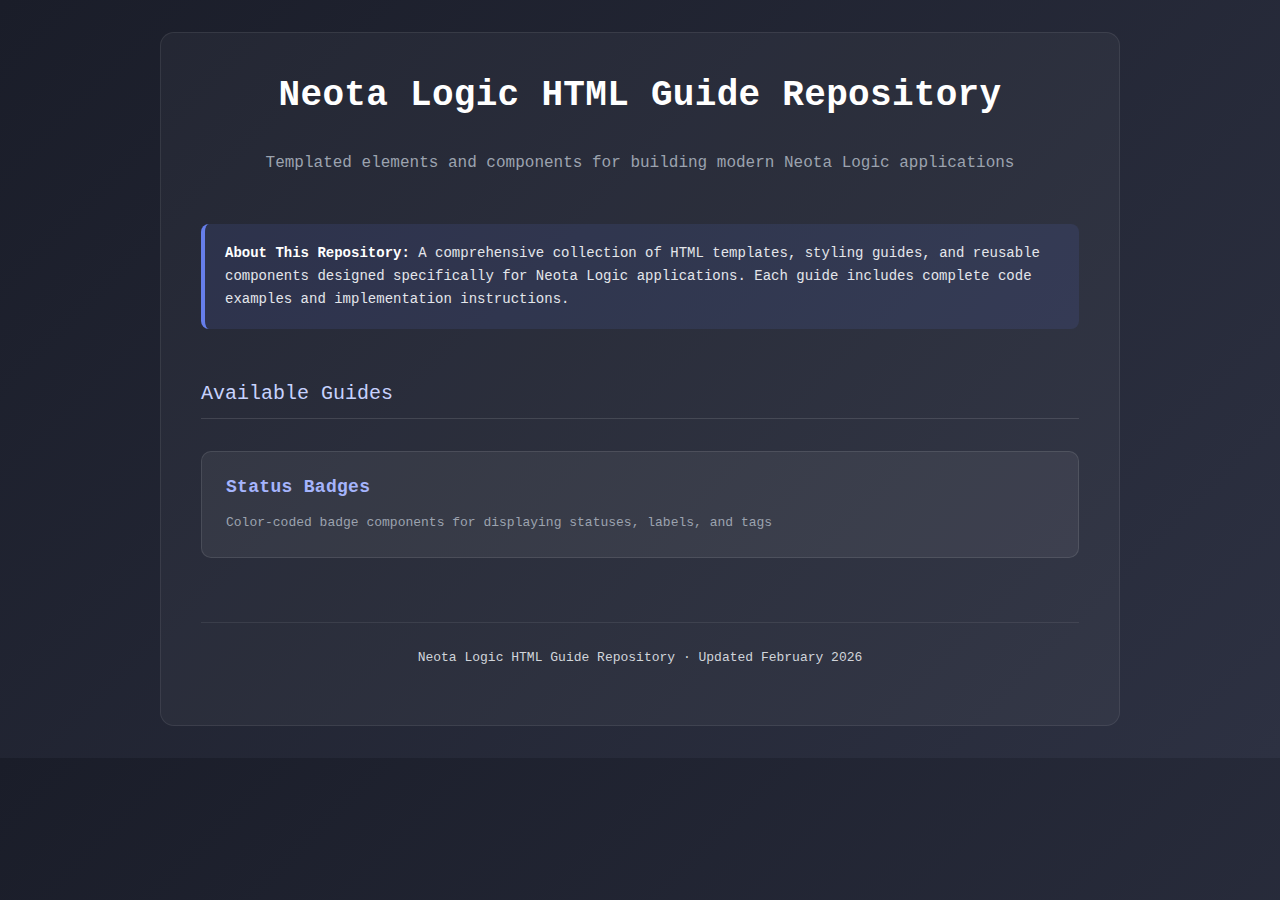
<file: index.html>
<!DOCTYPE html>
<html lang="en">
<head>
  <meta charset="UTF-8">
  <meta name="viewport" content="width=device-width, initial-scale=1.0">
  <title>Neota Logic HTML Guide Repository</title>
  <link rel="stylesheet" href="ahnaf_styling.css">
  <style>
    /* Additional styles for landing page */
    .hero {
      text-align: center;
      margin-bottom: 48px;
    }

    .hero h1 {
      border: none;
      margin-bottom: 16px;
      font-size: 36px;
    }

    .subtitle {
      color: #9ca3af;
      font-size: 16px;
      margin-top: 12px;
    }

    .guide-grid {
      display: grid;
      grid-template-columns: repeat(auto-fit, minmax(280px, 1fr));
      gap: 20px;
      margin: 32px 0;
    }

    .guide-card {
      background: rgba(255, 255, 255, 0.06);
      border: 1px solid rgba(255, 255, 255, 0.1);
      border-radius: 10px;
      padding: 24px;
      transition: all 0.3s ease;
      cursor: pointer;
    }

    .guide-card:hover {
      background: rgba(255, 255, 255, 0.09);
      border-color: rgba(102, 126, 234, 0.6);
      transform: translateY(-4px);
      box-shadow: 0 8px 24px rgba(0, 0, 0, 0.4);
    }

    .guide-card h3 {
      margin-top: 0;
      margin-bottom: 12px;
      color: #a5b4fc;
      font-size: 18px;
    }

    .guide-card p {
      margin-bottom: 0;
      font-size: 13px;
      color: #9ca3af;
    }

    .guide-card a {
      display: block;
      color: inherit;
      text-decoration: none;
    }

    .guide-card a:hover {
      text-decoration: none;
    }

    .category-section {
      margin-top: 48px;
    }

    .category-title {
      font-size: 20px;
      color: #c7d2fe;
      margin-bottom: 20px;
      padding-bottom: 8px;
      border-bottom: 1px solid rgba(255, 255, 255, 0.12);
    }

    .footer {
      margin-top: 64px;
      text-align: center;
      color: #6b7280;
      font-size: 13px;
      padding-top: 24px;
      border-top: 1px solid rgba(255, 255, 255, 0.08);
    }
  </style>
</head>
<body>
  <div class="container">
    <div class="hero">
      <h1>Neota Logic HTML Guide Repository</h1>
      <p class="subtitle">Templated elements and components for building modern Neota Logic applications</p>
    </div>

    <div class="info-box">
      <strong>About This Repository:</strong> A comprehensive collection of HTML templates, styling guides, and reusable components designed specifically for Neota Logic applications. Each guide includes complete code examples and implementation instructions.
    </div>

    <div class="category-section">
      <div class="category-title">Available Guides</div>
      <div class="guide-grid">
        <div class="guide-card">
          <a href="guides/status-badges.html">
            <h3>Status Badges</h3>
            <p>Color-coded badge components for displaying statuses, labels, and tags</p>
          </a>
        </div>
      </div>
    </div>

    <div class="footer">
      <p>Neota Logic HTML Guide Repository &middot; Updated February 2026</p>
    </div>
  </div>
</body>
</html>
</file>
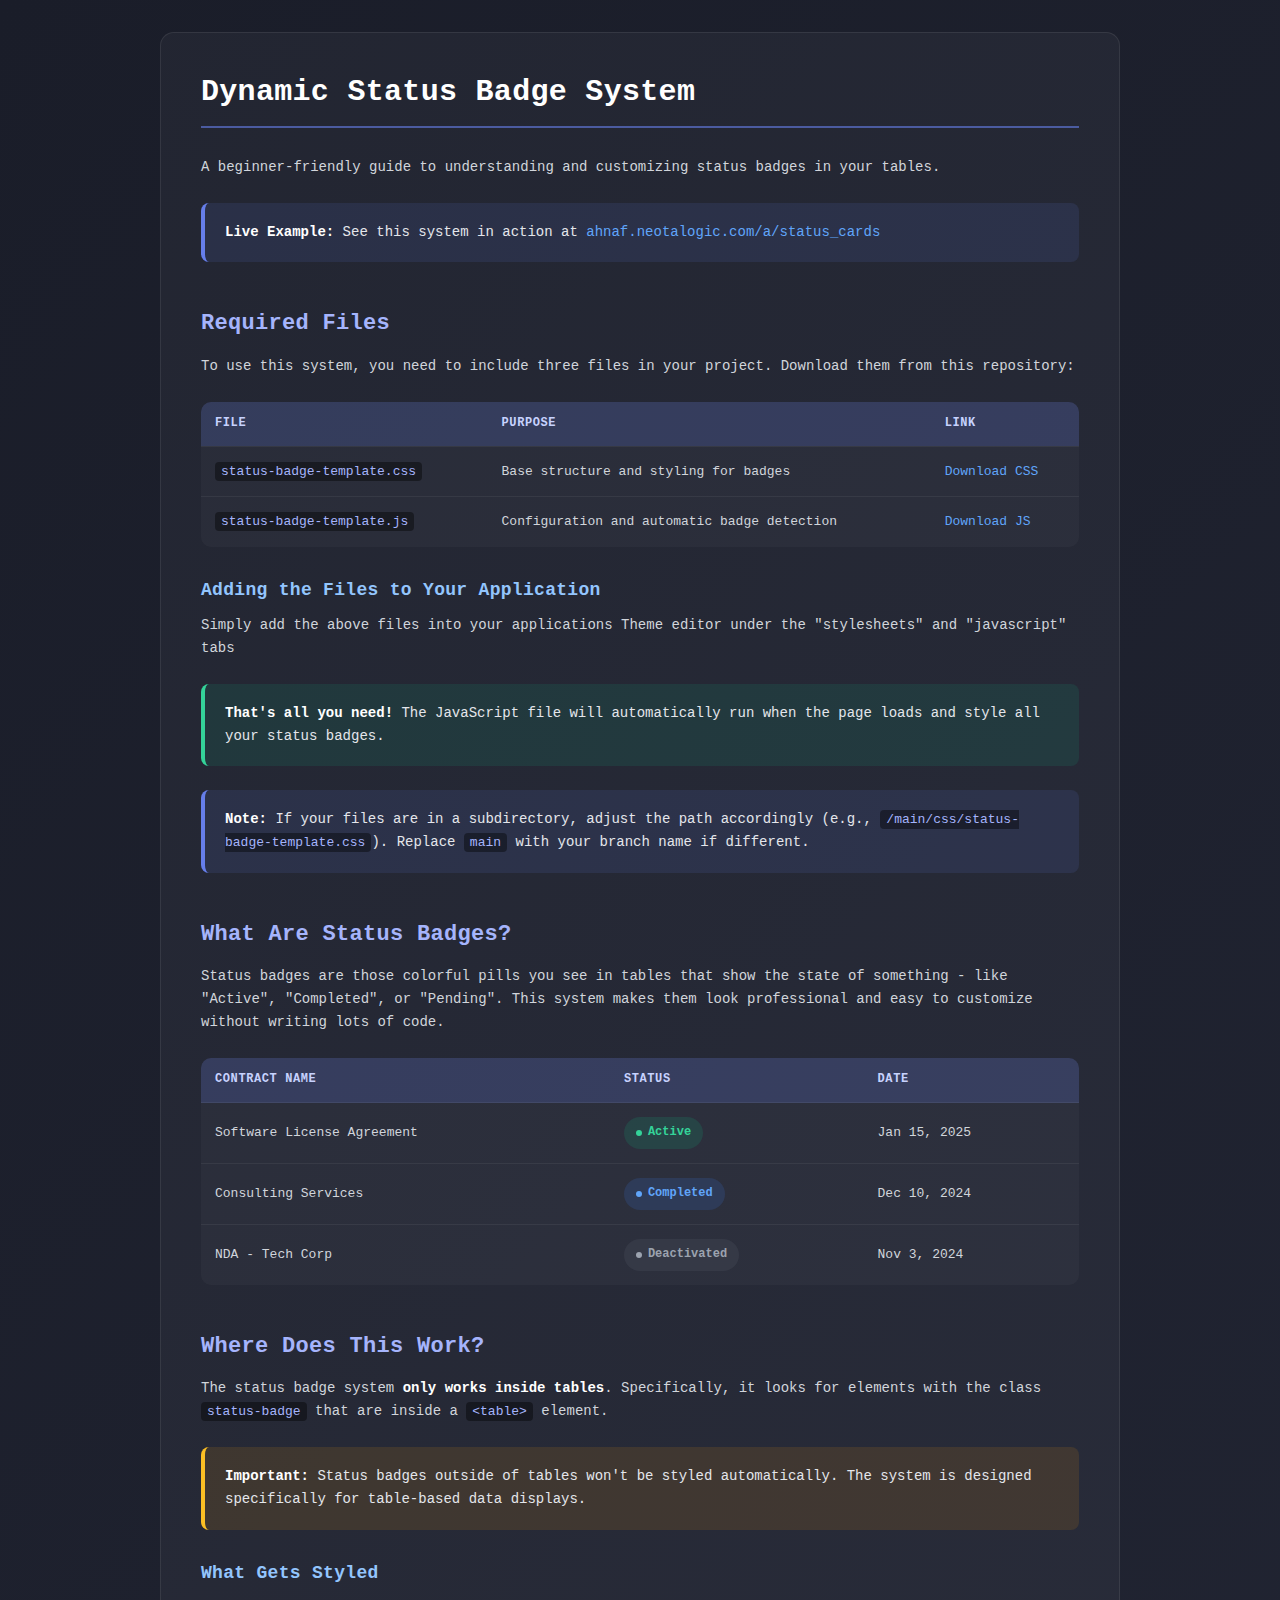
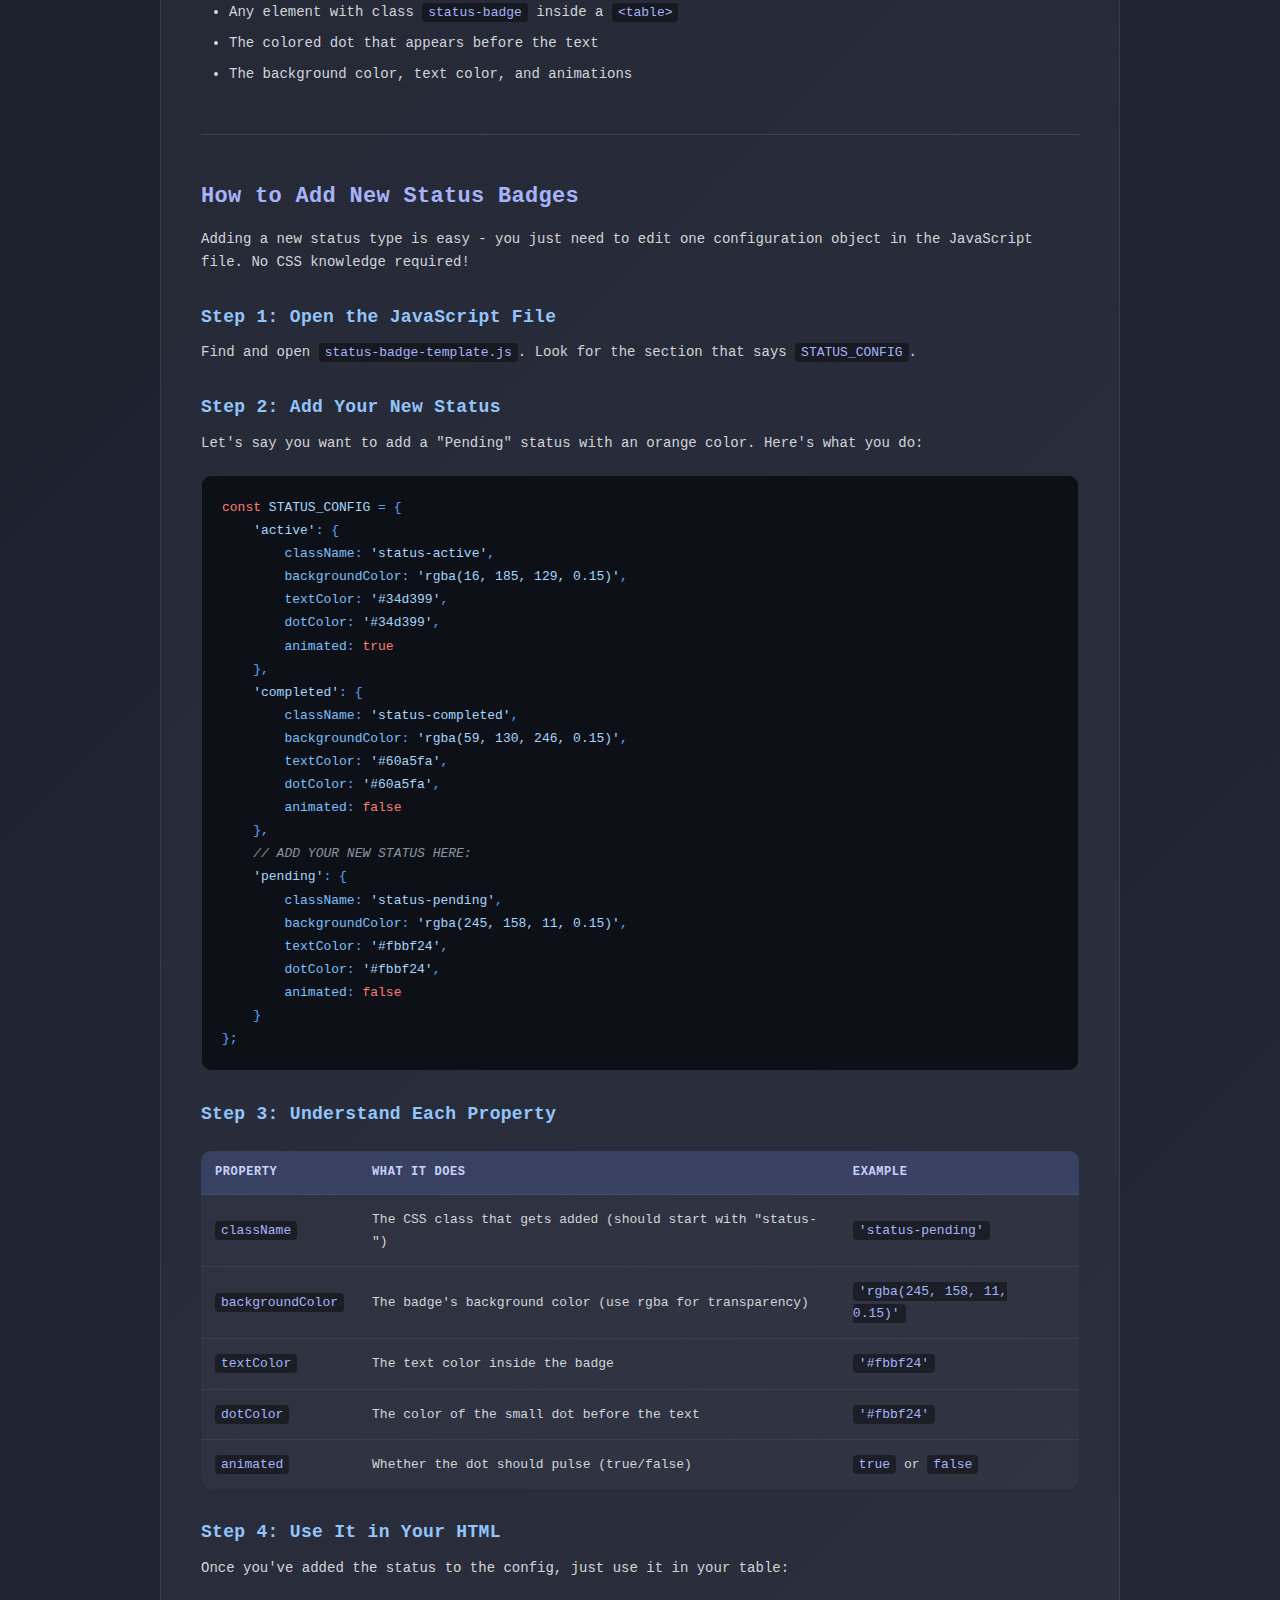
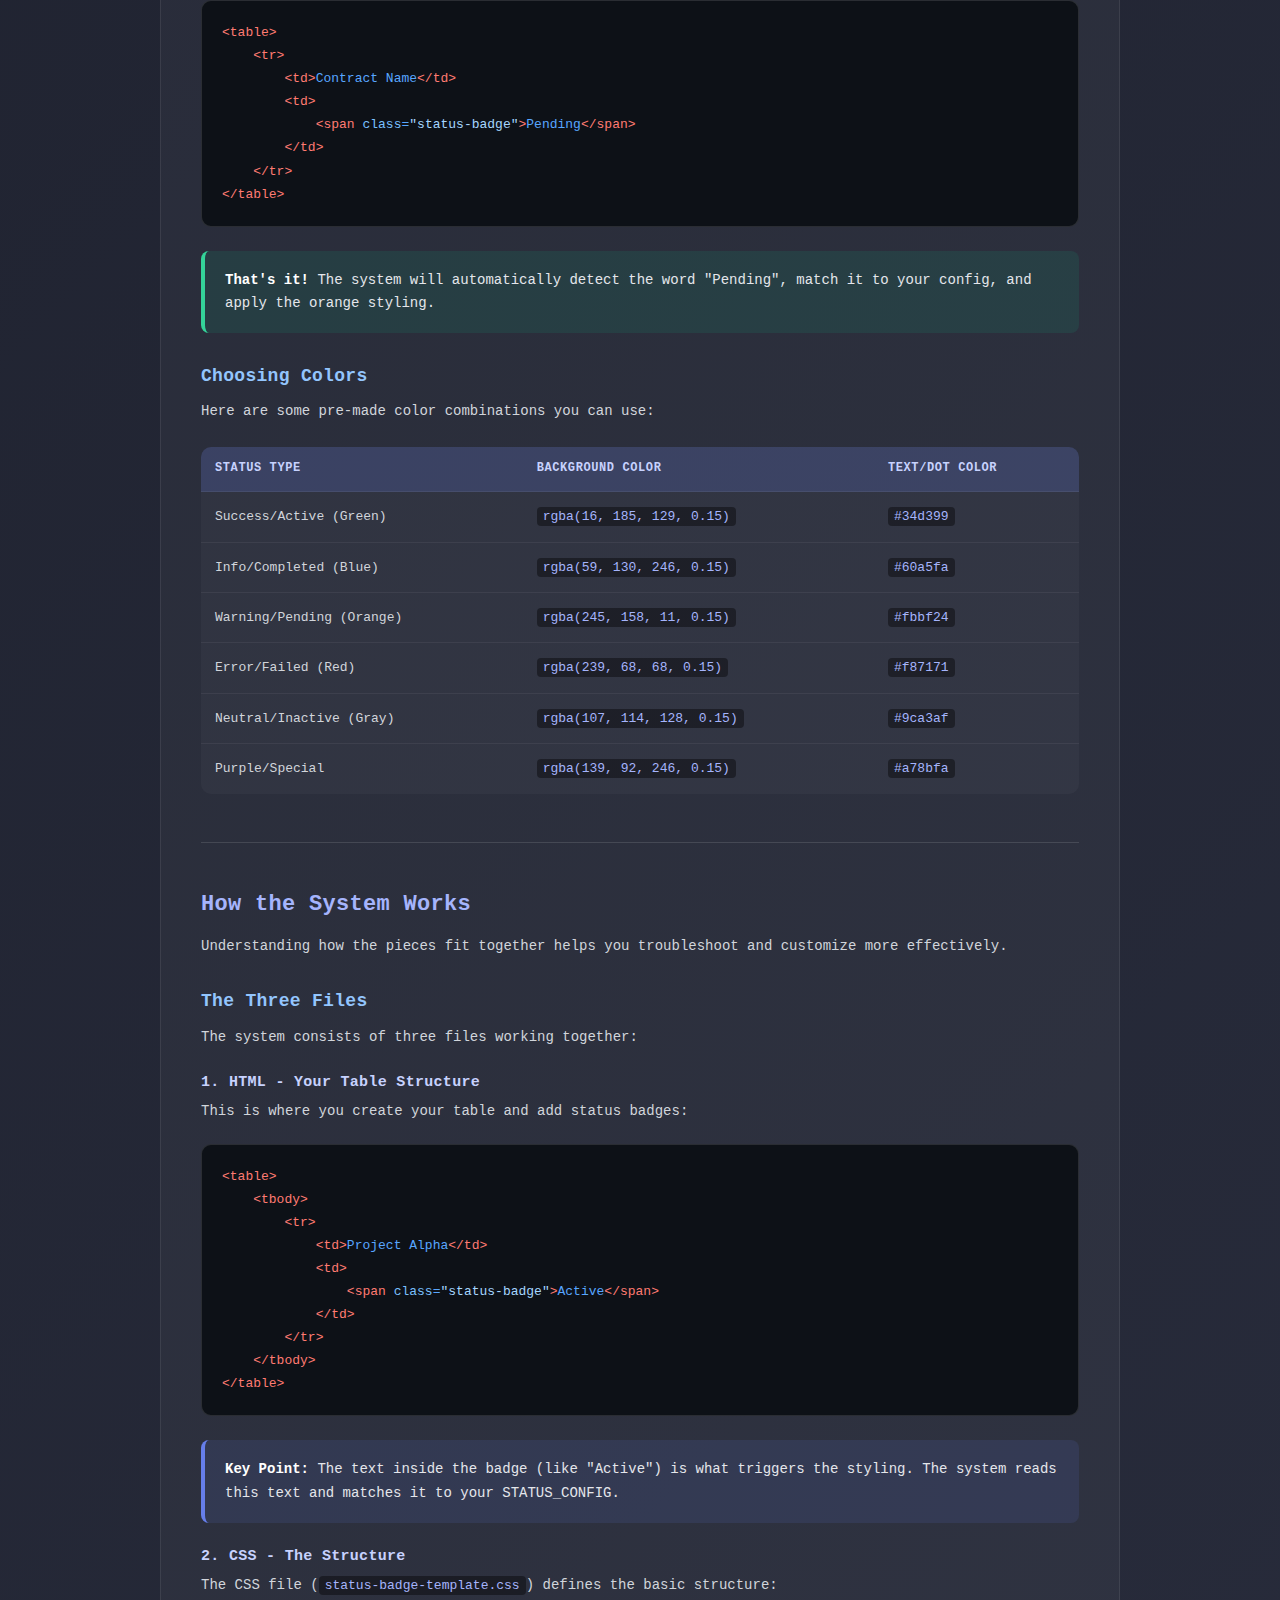
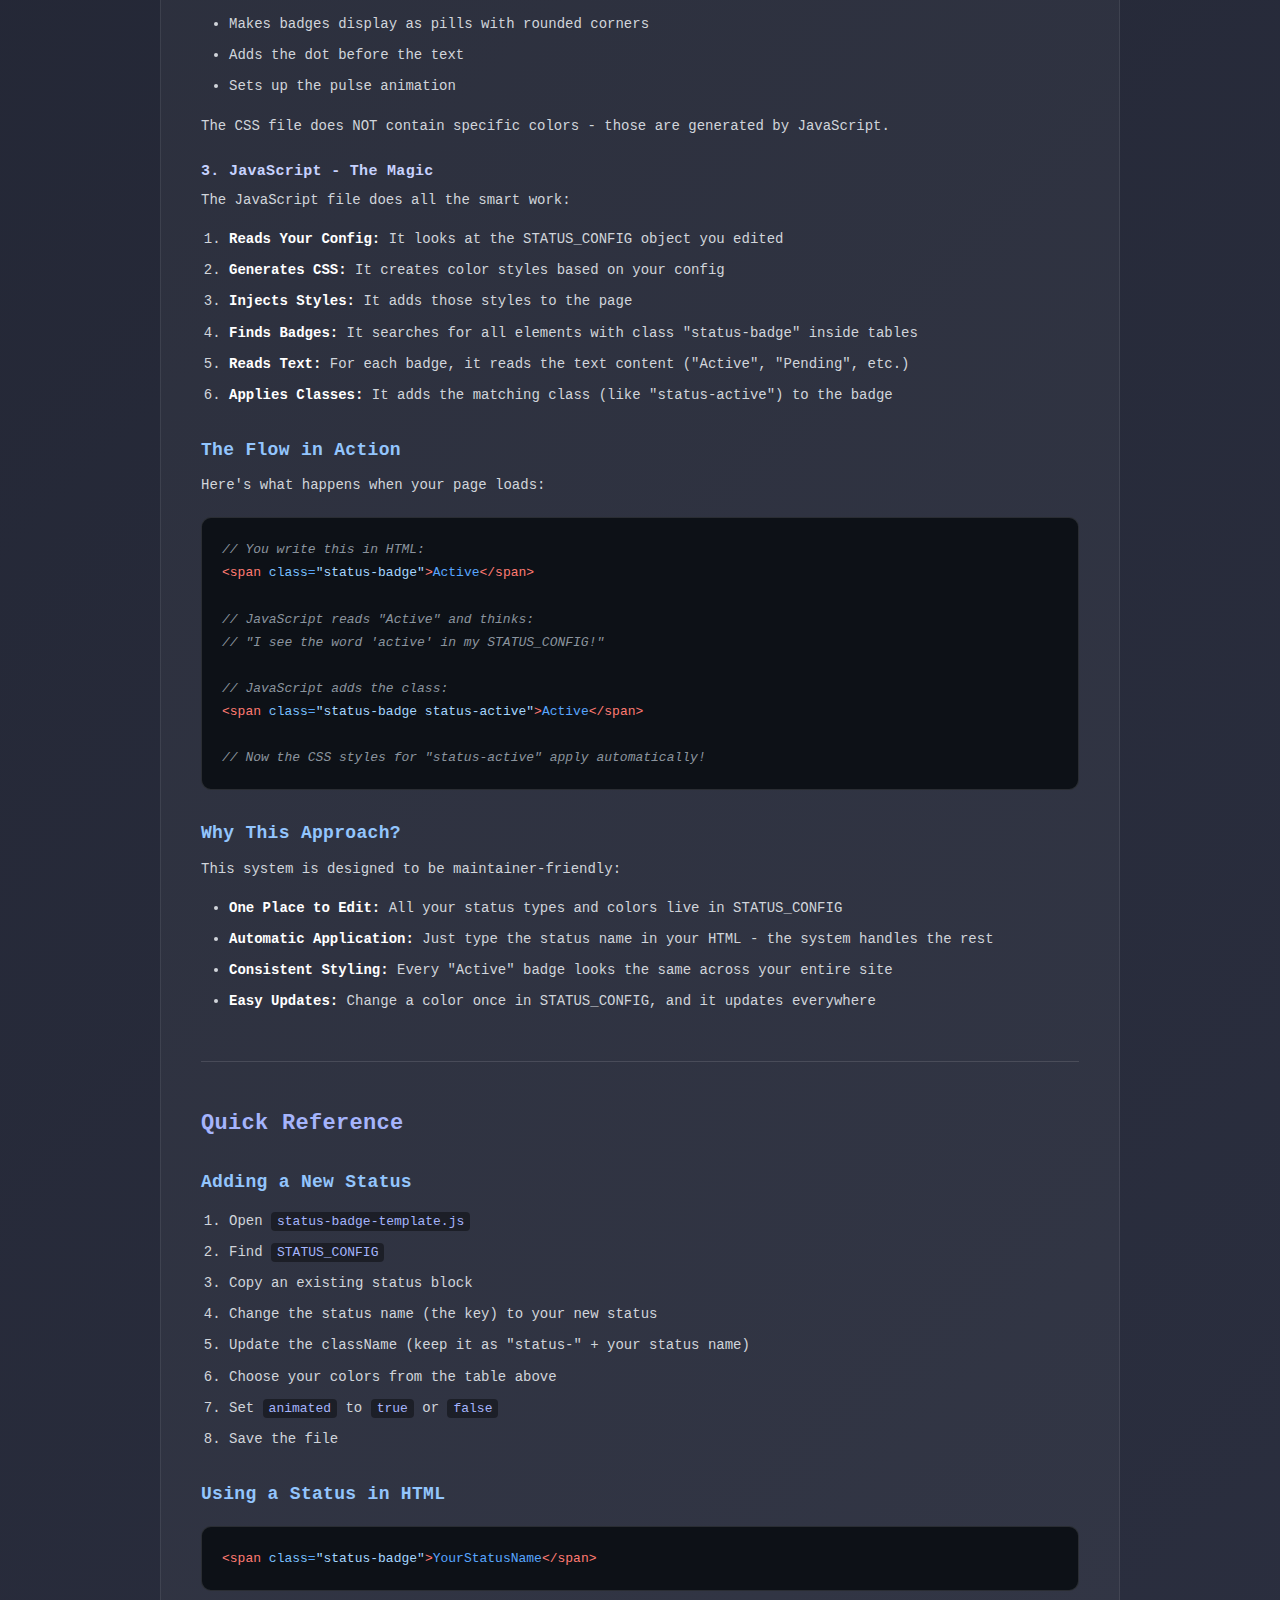
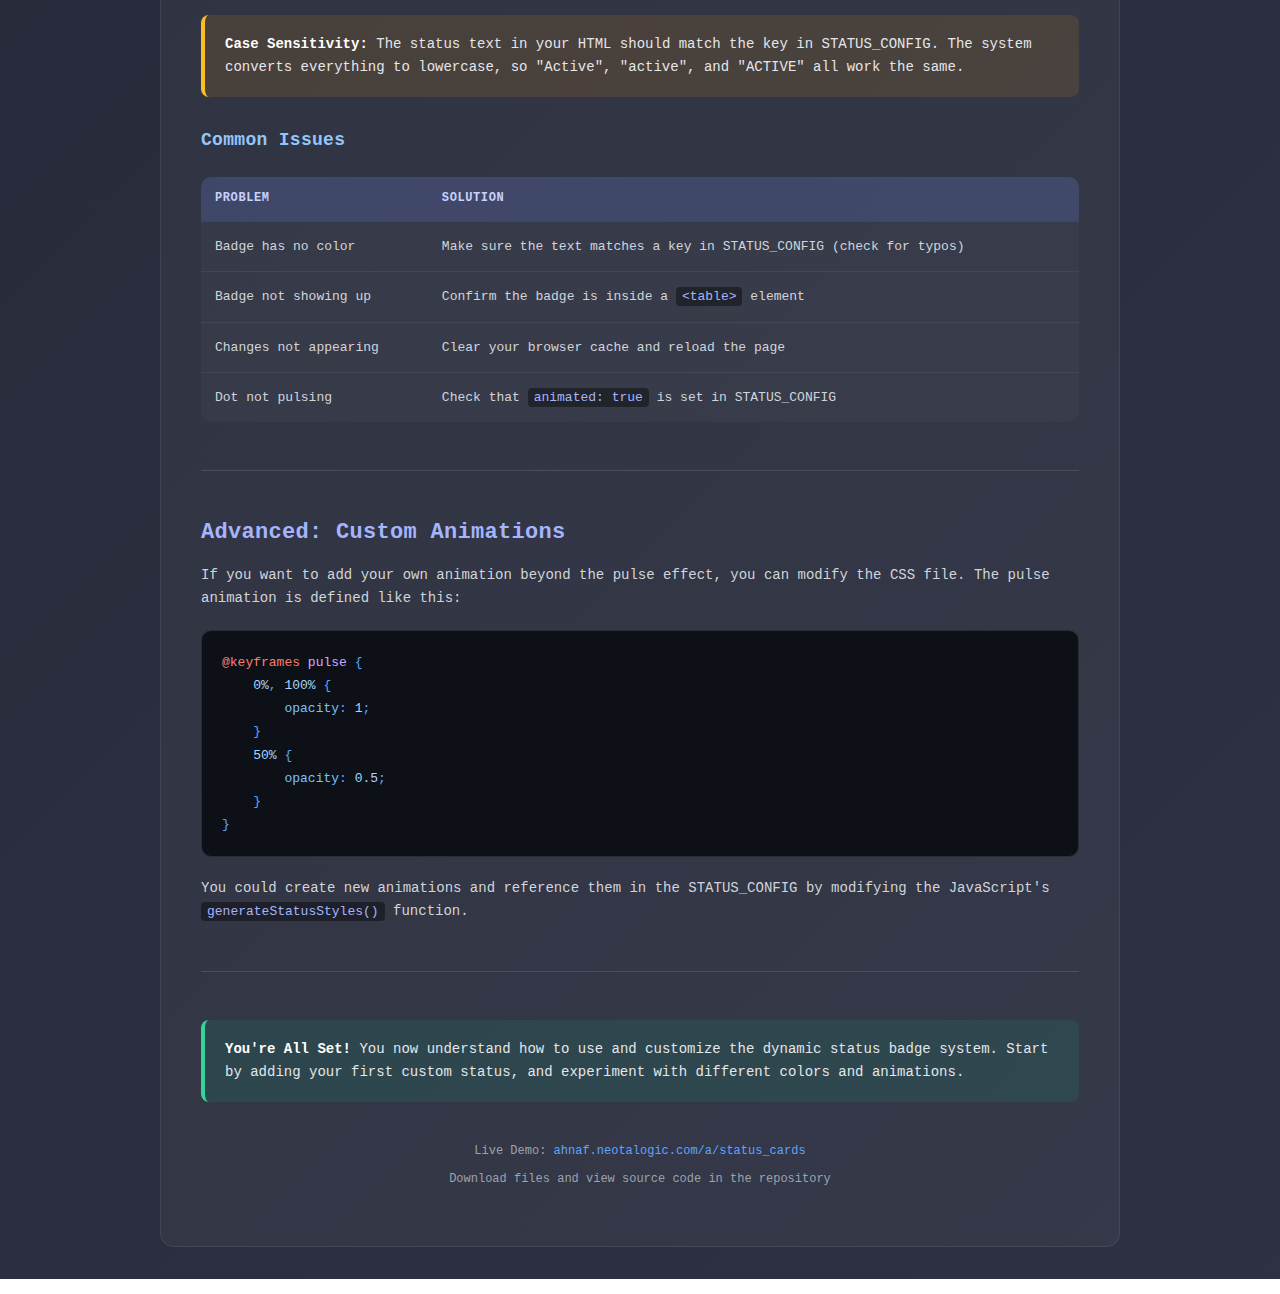
<file: status-badge-template/status-badge-guide.html>
<!DOCTYPE html>
<html lang="en">
<head>
    <meta charset="UTF-8">
    <meta name="viewport" content="width=device-width, initial-scale=1.0">
    <title>Dynamic Status Badge System - User Guide</title>
    <style>
        /* Base Reset */
        * {
            margin: 0;
            padding: 0;
            box-sizing: border-box;
        }

        /* Typography & Layout */
        body {
            font-family: Consolas, "Courier New", monospace;
            background: linear-gradient(135deg, #1a1d29 0%, #2d3142 100%);
            color: #e4e6eb;
            line-height: 1.65;
            padding: 32px 20px;
            font-size: 14px;
        }

        .container {
            max-width: 960px;
            margin: 0 auto;
            background: rgba(255, 255, 255, 0.04);
            border: 1px solid rgba(255, 255, 255, 0.08);
            border-radius: 14px;
            padding: 40px;
        }

        /* Headings */
        h1, h2, h3, h4 {
            font-weight: 600;
            letter-spacing: 0.3px;
            line-height: 1.3;
        }

        h1 {
            font-size: 30px;
            color: #ffffff;
            border-bottom: 2px solid rgba(102, 126, 234, 0.6);
            padding-bottom: 14px;
            margin-bottom: 28px;
        }

        h2 {
            font-size: 22px;
            color: #a5b4fc;
            margin-top: 48px;
            margin-bottom: 16px;
        }

        h3 {
            font-size: 18px;
            color: #93c5fd;
            margin-top: 32px;
            margin-bottom: 12px;
        }

        h4 {
            font-size: 15px;
            color: #c7d2fe;
            margin-top: 24px;
            margin-bottom: 8px;
        }

        /* Text & Inline Elements */
        p {
            margin-bottom: 16px;
            color: #d1d5db;
        }

        strong {
            color: #ffffff;
            font-weight: 600;
        }

        a {
            color: #60a5fa;
            text-decoration: none;
        }

        a:hover {
            text-decoration: underline;
        }

        /* Lists */
        ul, ol {
            margin: 16px 0 16px 28px;
        }

        li {
            margin: 8px 0;
            color: #d1d5db;
        }

        /* Code Blocks */
        code {
            background: rgba(0, 0, 0, 0.4);
            padding: 2px 6px;
            border-radius: 4px;
            color: #a5b4fc;
            font-size: 13px;
        }

        pre {
            background: #0d1117;
            border: 1px solid rgba(255, 255, 255, 0.12);
            border-radius: 10px;
            padding: 20px;
            margin: 20px 0;
            overflow-x: auto;
        }

        pre code {
            background: none;
            padding: 0;
            color: #58a6ff;
            font-size: 13px;
            line-height: 1.55;
        }

        /* Tables */
        table {
            width: 100%;
            border-collapse: collapse;
            margin: 24px 0;
            background: rgba(255, 255, 255, 0.03);
            border-radius: 10px;
            overflow: hidden;
        }

        th {
            background: rgba(102, 126, 234, 0.2);
            padding: 12px 14px;
            font-size: 12px;
            text-transform: uppercase;
            letter-spacing: 0.6px;
            color: #c7d2fe;
            text-align: left;
        }

        td {
            padding: 14px;
            font-size: 13px;
            color: #d1d5db;
            border-top: 1px solid rgba(255, 255, 255, 0.06);
        }

        tr:hover td {
            background: rgba(255, 255, 255, 0.04);
        }

        /* Info Boxes */
        .info-box,
        .success-box,
        .warning-box {
            padding: 18px 20px;
            border-radius: 8px;
            margin: 24px 0;
        }

        .info-box {
            background: rgba(102, 126, 234, 0.12);
            border-left: 4px solid #667eea;
        }

        .success-box {
            background: rgba(16, 185, 129, 0.12);
            border-left: 4px solid #34d399;
        }

        .warning-box {
            background: rgba(245, 158, 11, 0.12);
            border-left: 4px solid #fbbf24;
        }

        /* Horizontal Rule */
        hr {
            border: none;
            border-top: 1px solid rgba(255, 255, 255, 0.12);
            margin: 48px 0;
        }

        /* Syntax Highlighting */
        .syntax-html { color: #ff7b72; }
        .syntax-keyword { color: #ff7b72; }
        .syntax-string { color: #a5d6ff; }
        .syntax-property { color: #79c0ff; }
        .syntax-value { color: #a5d6ff; }
        .syntax-comment { color: #8b949e; font-style: italic; }
        .syntax-function { color: #d2a8ff; }
        .syntax-number { color: #79c0ff; }

        /* Responsive */
        @media (max-width: 768px) {
            body {
                padding: 16px;
            }
            .container {
                padding: 24px;
            }
            h1 {
                font-size: 24px;
            }
        }

        /* Demo table styles */
        .demo-table .status-badge {
            display: inline-flex;
            align-items: center;
            gap: 6px;
            padding: 6px 12px;
            border-radius: 20px;
            font-size: 12px;
            font-weight: 600;
            white-space: nowrap;
        }

        .demo-table .status-badge::before {
            content: '';
            width: 6px;
            height: 6px;
            border-radius: 50%;
        }

        .demo-table .status-active {
            background: rgba(16, 185, 129, 0.15);
            color: #34d399;
        }

        .demo-table .status-active::before {
            background: #34d399;
            animation: pulse 2s ease-in-out infinite;
        }

        .demo-table .status-completed {
            background: rgba(59, 130, 246, 0.15);
            color: #60a5fa;
        }

        .demo-table .status-completed::before {
            background: #60a5fa;
        }

        .demo-table .status-deactivated {
            background: rgba(107, 114, 128, 0.15);
            color: #9ca3af;
        }

        .demo-table .status-deactivated::before {
            background: #9ca3af;
        }

        @keyframes pulse {
            0%, 100% { opacity: 1; }
            50% { opacity: 0.5; }
        }
    </style>
</head>
<body>
    <div class="container">
        <h1>Dynamic Status Badge System</h1>
        <p>A beginner-friendly guide to understanding and customizing status badges in your tables.</p>

        <div class="info-box">
            <strong>Live Example:</strong> See this system in action at <a href="https://ahnaf.neotalogic.com/a/status_cards" target="_blank">ahnaf.neotalogic.com/a/status_cards</a>
        </div>

        <h2>Required Files</h2>
        <p>To use this system, you need to include three files in your project. Download them from this repository:</p>

        <table>
            <thead>
                <tr>
                    <th>File</th>
                    <th>Purpose</th>
                    <th>Link</th>
                </tr>
            </thead>
            <tbody>
                <tr>
                    <td><code>status-badge-template.css</code></td>
                    <td>Base structure and styling for badges</td>
                    <td><a href="./status-badge-template.css" download>Download CSS</a></td>
                </tr>
                <tr>
                    <td><code>status-badge-template.js</code></td>
                    <td>Configuration and automatic badge detection</td>
                    <td><a href="./status-badge-template.js" download>Download JS</a></td>
                </tr>
            </tbody>
        </table>

        <h3>Adding the Files to Your Application</h3>
       <p>Simply add the above files into your applications Theme editor under the "stylesheets" and "javascript" tabs</p>
        
        <div class="success-box">
            <strong>That's all you need!</strong> The JavaScript file will automatically run when the page loads and style all your status badges.
        </div>

        <div class="info-box">
            <strong>Note:</strong> If your files are in a subdirectory, adjust the path accordingly (e.g., <code>/main/css/status-badge-template.css</code>). Replace <code>main</code> with your branch name if different.
        </div>

        <h2>What Are Status Badges?</h2>
        <p>Status badges are those colorful pills you see in tables that show the state of something - like "Active", "Completed", or "Pending". This system makes them look professional and easy to customize without writing lots of code.</p>

        <table class="demo-table">
            <thead>
                <tr>
                    <th>Contract Name</th>
                    <th>Status</th>
                    <th>Date</th>
                </tr>
            </thead>
            <tbody>
                <tr>
                    <td>Software License Agreement</td>
                    <td><span class="status-badge status-active">Active</span></td>
                    <td>Jan 15, 2025</td>
                </tr>
                <tr>
                    <td>Consulting Services</td>
                    <td><span class="status-badge status-completed">Completed</span></td>
                    <td>Dec 10, 2024</td>
                </tr>
                <tr>
                    <td>NDA - Tech Corp</td>
                    <td><span class="status-badge status-deactivated">Deactivated</span></td>
                    <td>Nov 3, 2024</td>
                </tr>
            </tbody>
        </table>

        <h2>Where Does This Work?</h2>
        <p>The status badge system <strong>only works inside tables</strong>. Specifically, it looks for elements with the class <code>status-badge</code> that are inside a <code>&lt;table&gt;</code> element.</p>

        <div class="warning-box">
            <strong>Important:</strong> Status badges outside of tables won't be styled automatically. The system is designed specifically for table-based data displays.
        </div>

        <h3>What Gets Styled</h3>
        <ul>
            <li>Any element with class <code>status-badge</code> inside a <code>&lt;table&gt;</code></li>
            <li>The colored dot that appears before the text</li>
            <li>The background color, text color, and animations</li>
        </ul>

        <hr>

        <h2>How to Add New Status Badges</h2>
        <p>Adding a new status type is easy - you just need to edit one configuration object in the JavaScript file. No CSS knowledge required!</p>

        <h3>Step 1: Open the JavaScript File</h3>
        <p>Find and open <code>status-badge-template.js</code>. Look for the section that says <code>STATUS_CONFIG</code>.</p>

        <h3>Step 2: Add Your New Status</h3>
        <p>Let's say you want to add a "Pending" status with an orange color. Here's what you do:</p>

        <pre><code><span class="syntax-keyword">const</span> <span class="syntax-value">STATUS_CONFIG</span> = {
    <span class="syntax-string">'active'</span>: {
        <span class="syntax-property">className</span>: <span class="syntax-string">'status-active'</span>,
        <span class="syntax-property">backgroundColor</span>: <span class="syntax-string">'rgba(16, 185, 129, 0.15)'</span>,
        <span class="syntax-property">textColor</span>: <span class="syntax-string">'#34d399'</span>,
        <span class="syntax-property">dotColor</span>: <span class="syntax-string">'#34d399'</span>,
        <span class="syntax-property">animated</span>: <span class="syntax-keyword">true</span>
    },
    <span class="syntax-string">'completed'</span>: {
        <span class="syntax-property">className</span>: <span class="syntax-string">'status-completed'</span>,
        <span class="syntax-property">backgroundColor</span>: <span class="syntax-string">'rgba(59, 130, 246, 0.15)'</span>,
        <span class="syntax-property">textColor</span>: <span class="syntax-string">'#60a5fa'</span>,
        <span class="syntax-property">dotColor</span>: <span class="syntax-string">'#60a5fa'</span>,
        <span class="syntax-property">animated</span>: <span class="syntax-keyword">false</span>
    },
    <span class="syntax-comment">// ADD YOUR NEW STATUS HERE:</span>
    <span class="syntax-string">'pending'</span>: {
        <span class="syntax-property">className</span>: <span class="syntax-string">'status-pending'</span>,
        <span class="syntax-property">backgroundColor</span>: <span class="syntax-string">'rgba(245, 158, 11, 0.15)'</span>,
        <span class="syntax-property">textColor</span>: <span class="syntax-string">'#fbbf24'</span>,
        <span class="syntax-property">dotColor</span>: <span class="syntax-string">'#fbbf24'</span>,
        <span class="syntax-property">animated</span>: <span class="syntax-keyword">false</span>
    }
};</code></pre>

        <h3>Step 3: Understand Each Property</h3>
        <table>
            <thead>
                <tr>
                    <th>Property</th>
                    <th>What It Does</th>
                    <th>Example</th>
                </tr>
            </thead>
            <tbody>
                <tr>
                    <td><code>className</code></td>
                    <td>The CSS class that gets added (should start with "status-")</td>
                    <td><code>'status-pending'</code></td>
                </tr>
                <tr>
                    <td><code>backgroundColor</code></td>
                    <td>The badge's background color (use rgba for transparency)</td>
                    <td><code>'rgba(245, 158, 11, 0.15)'</code></td>
                </tr>
                <tr>
                    <td><code>textColor</code></td>
                    <td>The text color inside the badge</td>
                    <td><code>'#fbbf24'</code></td>
                </tr>
                <tr>
                    <td><code>dotColor</code></td>
                    <td>The color of the small dot before the text</td>
                    <td><code>'#fbbf24'</code></td>
                </tr>
                <tr>
                    <td><code>animated</code></td>
                    <td>Whether the dot should pulse (true/false)</td>
                    <td><code>true</code> or <code>false</code></td>
                </tr>
            </tbody>
        </table>

        <h3>Step 4: Use It in Your HTML</h3>
        <p>Once you've added the status to the config, just use it in your table:</p>

        <pre><code><span class="syntax-html">&lt;table&gt;</span>
    <span class="syntax-html">&lt;tr&gt;</span>
        <span class="syntax-html">&lt;td&gt;</span>Contract Name<span class="syntax-html">&lt;/td&gt;</span>
        <span class="syntax-html">&lt;td&gt;</span>
            <span class="syntax-html">&lt;span</span> <span class="syntax-property">class</span>=<span class="syntax-string">"status-badge"</span><span class="syntax-html">&gt;</span>Pending<span class="syntax-html">&lt;/span&gt;</span>
        <span class="syntax-html">&lt;/td&gt;</span>
    <span class="syntax-html">&lt;/tr&gt;</span>
<span class="syntax-html">&lt;/table&gt;</span></code></pre>

        <div class="success-box">
            <strong>That's it!</strong> The system will automatically detect the word "Pending", match it to your config, and apply the orange styling.
        </div>

        <h3>Choosing Colors</h3>
        <p>Here are some pre-made color combinations you can use:</p>

        <table>
            <thead>
                <tr>
                    <th>Status Type</th>
                    <th>Background Color</th>
                    <th>Text/Dot Color</th>
                </tr>
            </thead>
            <tbody>
                <tr>
                    <td>Success/Active (Green)</td>
                    <td><code>rgba(16, 185, 129, 0.15)</code></td>
                    <td><code>#34d399</code></td>
                </tr>
                <tr>
                    <td>Info/Completed (Blue)</td>
                    <td><code>rgba(59, 130, 246, 0.15)</code></td>
                    <td><code>#60a5fa</code></td>
                </tr>
                <tr>
                    <td>Warning/Pending (Orange)</td>
                    <td><code>rgba(245, 158, 11, 0.15)</code></td>
                    <td><code>#fbbf24</code></td>
                </tr>
                <tr>
                    <td>Error/Failed (Red)</td>
                    <td><code>rgba(239, 68, 68, 0.15)</code></td>
                    <td><code>#f87171</code></td>
                </tr>
                <tr>
                    <td>Neutral/Inactive (Gray)</td>
                    <td><code>rgba(107, 114, 128, 0.15)</code></td>
                    <td><code>#9ca3af</code></td>
                </tr>
                <tr>
                    <td>Purple/Special</td>
                    <td><code>rgba(139, 92, 246, 0.15)</code></td>
                    <td><code>#a78bfa</code></td>
                </tr>
            </tbody>
        </table>

        <hr>

        <h2>How the System Works</h2>
        <p>Understanding how the pieces fit together helps you troubleshoot and customize more effectively.</p>

        <h3>The Three Files</h3>
        <p>The system consists of three files working together:</p>

        <h4>1. HTML - Your Table Structure</h4>
        <p>This is where you create your table and add status badges:</p>

        <pre><code><span class="syntax-html">&lt;table&gt;</span>
    <span class="syntax-html">&lt;tbody&gt;</span>
        <span class="syntax-html">&lt;tr&gt;</span>
            <span class="syntax-html">&lt;td&gt;</span>Project Alpha<span class="syntax-html">&lt;/td&gt;</span>
            <span class="syntax-html">&lt;td&gt;</span>
                <span class="syntax-html">&lt;span</span> <span class="syntax-property">class</span>=<span class="syntax-string">"status-badge"</span><span class="syntax-html">&gt;</span>Active<span class="syntax-html">&lt;/span&gt;</span>
            <span class="syntax-html">&lt;/td&gt;</span>
        <span class="syntax-html">&lt;/tr&gt;</span>
    <span class="syntax-html">&lt;/tbody&gt;</span>
<span class="syntax-html">&lt;/table&gt;</span></code></pre>

        <div class="info-box">
            <strong>Key Point:</strong> The text inside the badge (like "Active") is what triggers the styling. The system reads this text and matches it to your STATUS_CONFIG.
        </div>

        <h4>2. CSS - The Structure</h4>
        <p>The CSS file (<code>status-badge-template.css</code>) defines the basic structure:</p>

        <ul>
            <li>Makes badges display as pills with rounded corners</li>
            <li>Adds the dot before the text</li>
            <li>Sets up the pulse animation</li>
        </ul>

        <p>The CSS file does NOT contain specific colors - those are generated by JavaScript.</p>

        <h4>3. JavaScript - The Magic</h4>
        <p>The JavaScript file does all the smart work:</p>

        <ol>
            <li><strong>Reads Your Config:</strong> It looks at the STATUS_CONFIG object you edited</li>
            <li><strong>Generates CSS:</strong> It creates color styles based on your config</li>
            <li><strong>Injects Styles:</strong> It adds those styles to the page</li>
            <li><strong>Finds Badges:</strong> It searches for all elements with class "status-badge" inside tables</li>
            <li><strong>Reads Text:</strong> For each badge, it reads the text content ("Active", "Pending", etc.)</li>
            <li><strong>Applies Classes:</strong> It adds the matching class (like "status-active") to the badge</li>
        </ol>

        <h3>The Flow in Action</h3>
        <p>Here's what happens when your page loads:</p>

        <pre><code><span class="syntax-comment">// You write this in HTML:</span>
<span class="syntax-html">&lt;span</span> <span class="syntax-property">class</span>=<span class="syntax-string">"status-badge"</span><span class="syntax-html">&gt;</span>Active<span class="syntax-html">&lt;/span&gt;</span>

<span class="syntax-comment">// JavaScript reads "Active" and thinks:</span>
<span class="syntax-comment">// "I see the word 'active' in my STATUS_CONFIG!"</span>

<span class="syntax-comment">// JavaScript adds the class:</span>
<span class="syntax-html">&lt;span</span> <span class="syntax-property">class</span>=<span class="syntax-string">"status-badge status-active"</span><span class="syntax-html">&gt;</span>Active<span class="syntax-html">&lt;/span&gt;</span>

<span class="syntax-comment">// Now the CSS styles for "status-active" apply automatically!</span></code></pre>

        <h3>Why This Approach?</h3>
        <p>This system is designed to be maintainer-friendly:</p>

        <ul>
            <li><strong>One Place to Edit:</strong> All your status types and colors live in STATUS_CONFIG</li>
            <li><strong>Automatic Application:</strong> Just type the status name in your HTML - the system handles the rest</li>
            <li><strong>Consistent Styling:</strong> Every "Active" badge looks the same across your entire site</li>
            <li><strong>Easy Updates:</strong> Change a color once in STATUS_CONFIG, and it updates everywhere</li>
        </ul>

        <hr>

        <h2>Quick Reference</h2>

        <h3>Adding a New Status</h3>
        <ol>
            <li>Open <code>status-badge-template.js</code></li>
            <li>Find <code>STATUS_CONFIG</code></li>
            <li>Copy an existing status block</li>
            <li>Change the status name (the key) to your new status</li>
            <li>Update the className (keep it as "status-" + your status name)</li>
            <li>Choose your colors from the table above</li>
            <li>Set <code>animated</code> to <code>true</code> or <code>false</code></li>
            <li>Save the file</li>
        </ol>

        <h3>Using a Status in HTML</h3>
        <pre><code><span class="syntax-html">&lt;span</span> <span class="syntax-property">class</span>=<span class="syntax-string">"status-badge"</span><span class="syntax-html">&gt;</span>YourStatusName<span class="syntax-html">&lt;/span&gt;</span></code></pre>

        <div class="warning-box">
            <strong>Case Sensitivity:</strong> The status text in your HTML should match the key in STATUS_CONFIG. The system converts everything to lowercase, so "Active", "active", and "ACTIVE" all work the same.
        </div>

        <h3>Common Issues</h3>

        <table>
            <thead>
                <tr>
                    <th>Problem</th>
                    <th>Solution</th>
                </tr>
            </thead>
            <tbody>
                <tr>
                    <td>Badge has no color</td>
                    <td>Make sure the text matches a key in STATUS_CONFIG (check for typos)</td>
                </tr>
                <tr>
                    <td>Badge not showing up</td>
                    <td>Confirm the badge is inside a <code>&lt;table&gt;</code> element</td>
                </tr>
                <tr>
                    <td>Changes not appearing</td>
                    <td>Clear your browser cache and reload the page</td>
                </tr>
                <tr>
                    <td>Dot not pulsing</td>
                    <td>Check that <code>animated: true</code> is set in STATUS_CONFIG</td>
                </tr>
            </tbody>
        </table>

        <hr>

        <h2>Advanced: Custom Animations</h2>
        <p>If you want to add your own animation beyond the pulse effect, you can modify the CSS file. The pulse animation is defined like this:</p>

        <pre><code><span class="syntax-keyword">@keyframes</span> <span class="syntax-function">pulse</span> {
    <span class="syntax-value">0%</span>, <span class="syntax-value">100%</span> {
        <span class="syntax-property">opacity</span>: <span class="syntax-value">1</span>;
    }
    <span class="syntax-value">50%</span> {
        <span class="syntax-property">opacity</span>: <span class="syntax-value">0.5</span>;
    }
}</code></pre>

        <p>You could create new animations and reference them in the STATUS_CONFIG by modifying the JavaScript's <code>generateStatusStyles()</code> function.</p>

        <hr>

        <div class="success-box">
            <strong>You're All Set!</strong> You now understand how to use and customize the dynamic status badge system. Start by adding your first custom status, and experiment with different colors and animations.
        </div>

        <p style="margin-top: 40px; text-align: center; color: #9ca3af; font-size: 12px;">
            Live Demo: <a href="https://ahnaf.neotalogic.com/a/status_cards" target="_blank">ahnaf.neotalogic.com/a/status_cards</a><br>
            <span style="margin-top: 8px; display: inline-block;">Download files and view source code in the repository</span>
        </p>
    </div>
</body>
</html>
</file>
<file: ahnaf_styling.css>
/* =========================
   Base Reset
   ========================= */
* {
  margin: 0;
  padding: 0;
  box-sizing: border-box;
}

/* =========================
   Typography & Layout
   ========================= */
body {
  font-family: Consolas, "Courier New", monospace;
  background: linear-gradient(135deg, #1a1d29 0%, #2d3142 100%);
  color: #e4e6eb;
  line-height: 1.65;
  padding: 32px 20px;
  font-size: 14px;
}

.container {
  max-width: 960px;
  margin: 0 auto;
  background: rgba(255, 255, 255, 0.04);
  border: 1px solid rgba(255, 255, 255, 0.08);
  border-radius: 14px;
  padding: 40px;
}

/* =========================
   Headings
   ========================= */
h1, h2, h3, h4 {
  font-weight: 600;
  letter-spacing: 0.3px;
  line-height: 1.3;
}

h1 {
  font-size: 30px;
  color: #ffffff;
  border-bottom: 2px solid rgba(102, 126, 234, 0.6);
  padding-bottom: 14px;
  margin-bottom: 28px;
}

h2 {
  font-size: 22px;
  color: #a5b4fc;
  margin-top: 48px;
  margin-bottom: 16px;
}

h3 {
  font-size: 18px;
  color: #93c5fd;
  margin-top: 32px;
  margin-bottom: 12px;
}

h4 {
  font-size: 15px;
  color: #c7d2fe;
  margin-top: 24px;
  margin-bottom: 8px;
}

/* =========================
   Text & Inline Elements
   ========================= */
p {
  margin-bottom: 16px;
  color: #d1d5db;
}

strong {
  color: #ffffff;
  font-weight: 600;
}

a {
  color: #60a5fa;
  text-decoration: none;
}

a:hover {
  text-decoration: underline;
}

/* =========================
   Lists
   ========================= */
ul, ol {
  margin: 16px 0 16px 28px;
}

li {
  margin: 8px 0;
  color: #d1d5db;
}

/* =========================
   Code Blocks
   ========================= */
code {
  background: rgba(0, 0, 0, 0.4);
  padding: 2px 6px;
  border-radius: 4px;
  color: #a5b4fc;
  font-size: 13px;
}

pre {
  background: #0d1117;
  border: 1px solid rgba(255, 255, 255, 0.12);
  border-radius: 10px;
  padding: 20px;
  margin: 20px 0;
  overflow-x: auto;
}

pre code {
  background: none;
  padding: 0;
  color: #58a6ff;
  font-size: 13px;
  line-height: 1.55;
}

/* =========================
   Tables
   ========================= */
table {
  width: 100%;
  border-collapse: collapse;
  margin: 24px 0;
  background: rgba(255, 255, 255, 0.03);
  border-radius: 10px;
  overflow: hidden;
}

th {
  background: rgba(102, 126, 234, 0.2);
  padding: 12px 14px;
  font-size: 12px;
  text-transform: uppercase;
  letter-spacing: 0.6px;
  color: #c7d2fe;
  text-align: left;
}

td {
  padding: 14px;
  font-size: 13px;
  color: #d1d5db;
  border-top: 1px solid rgba(255, 255, 255, 0.06);
}

tr:hover td {
  background: rgba(255, 255, 255, 0.04);
}

/* =========================
   Info / Callout Boxes
   ========================= */
.info-box,
.success-box,
.warning-box {
  padding: 18px 20px;
  border-radius: 8px;
  margin: 24px 0;
}

.info-box {
  background: rgba(102, 126, 234, 0.12);
  border-left: 4px solid #667eea;
}

.success-box {
  background: rgba(16, 185, 129, 0.12);
  border-left: 4px solid #34d399;
}

.warning-box {
  background: rgba(245, 158, 11, 0.12);
  border-left: 4px solid #fbbf24;
}

/* =========================
   Horizontal Rule
   ========================= */
hr {
  border: none;
  border-top: 1px solid rgba(255, 255, 255, 0.12);
  margin: 48px 0;
}

/* =========================
   Responsive
   ========================= */
@media (max-width: 768px) {
  body {
    padding: 16px;
  }

  .container {
    padding: 24px;
  }

  h1 {
    font-size: 24px;
  }
}
</file>
